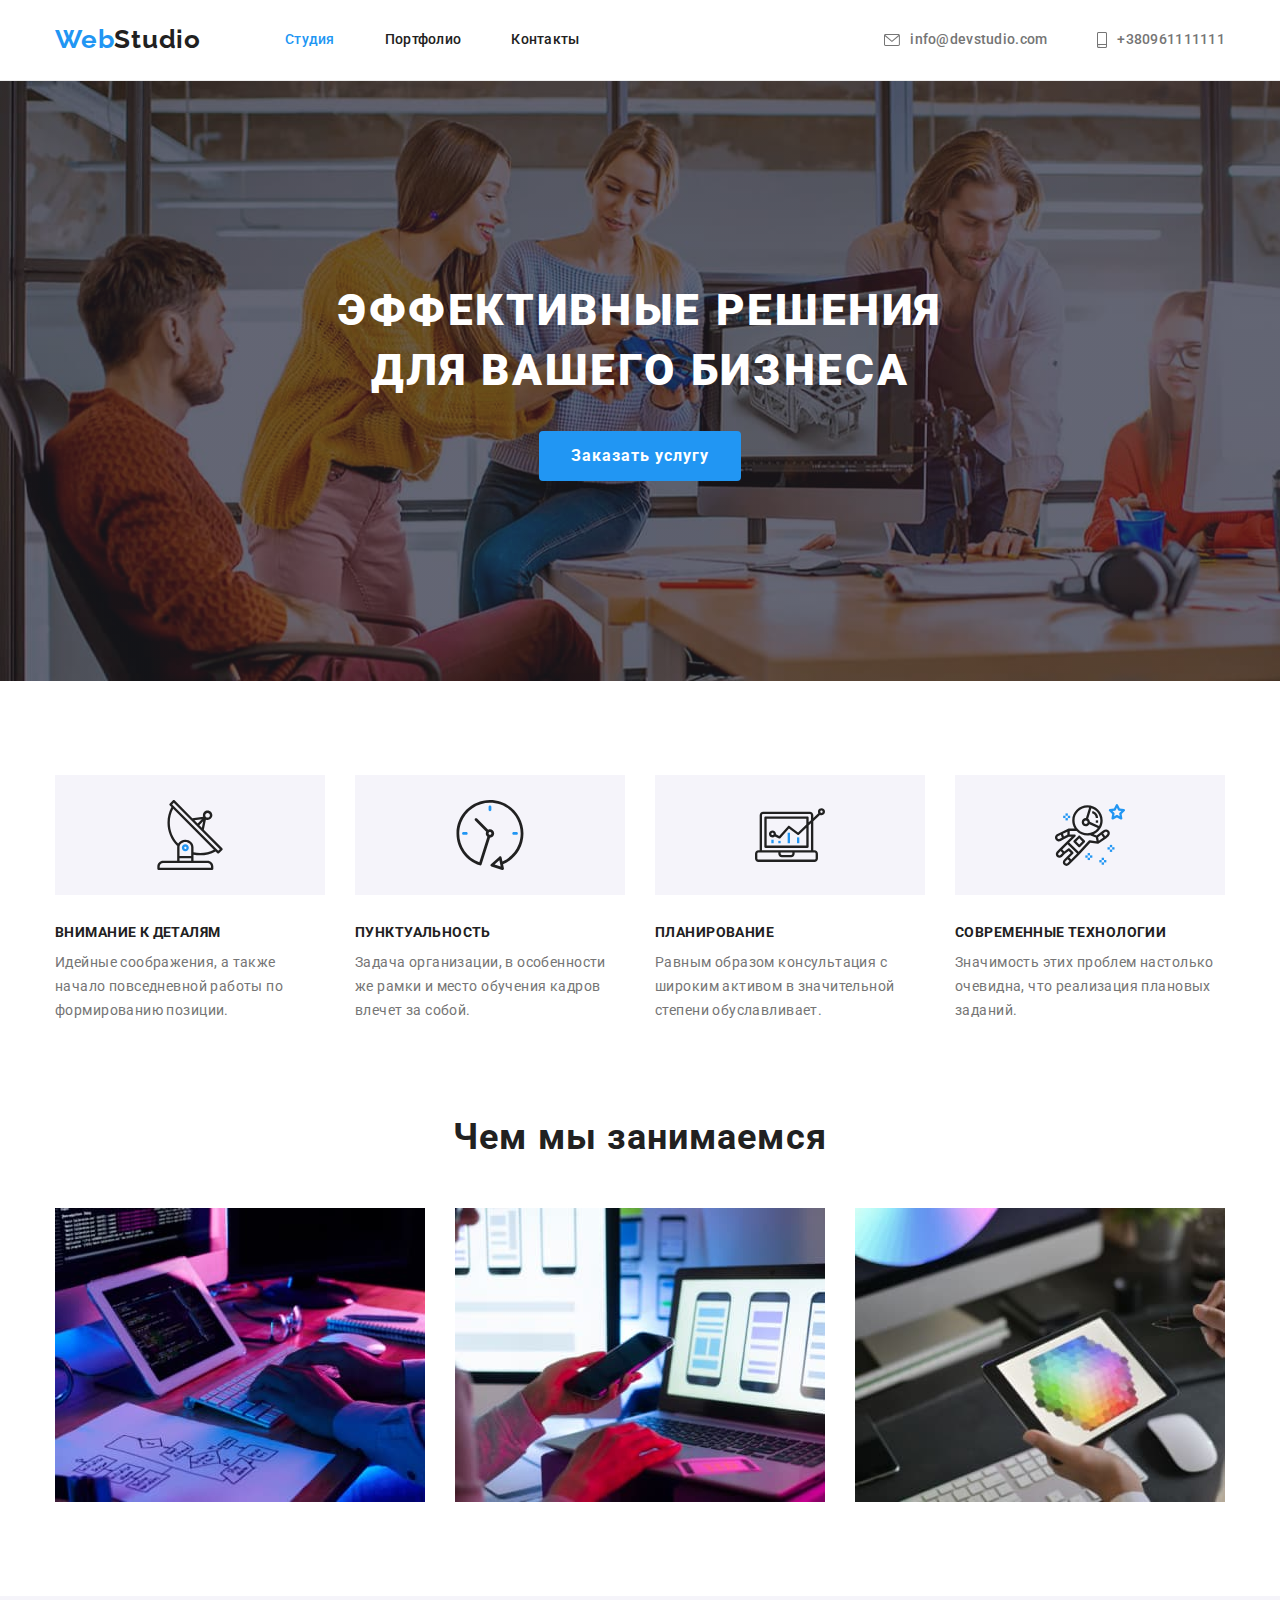
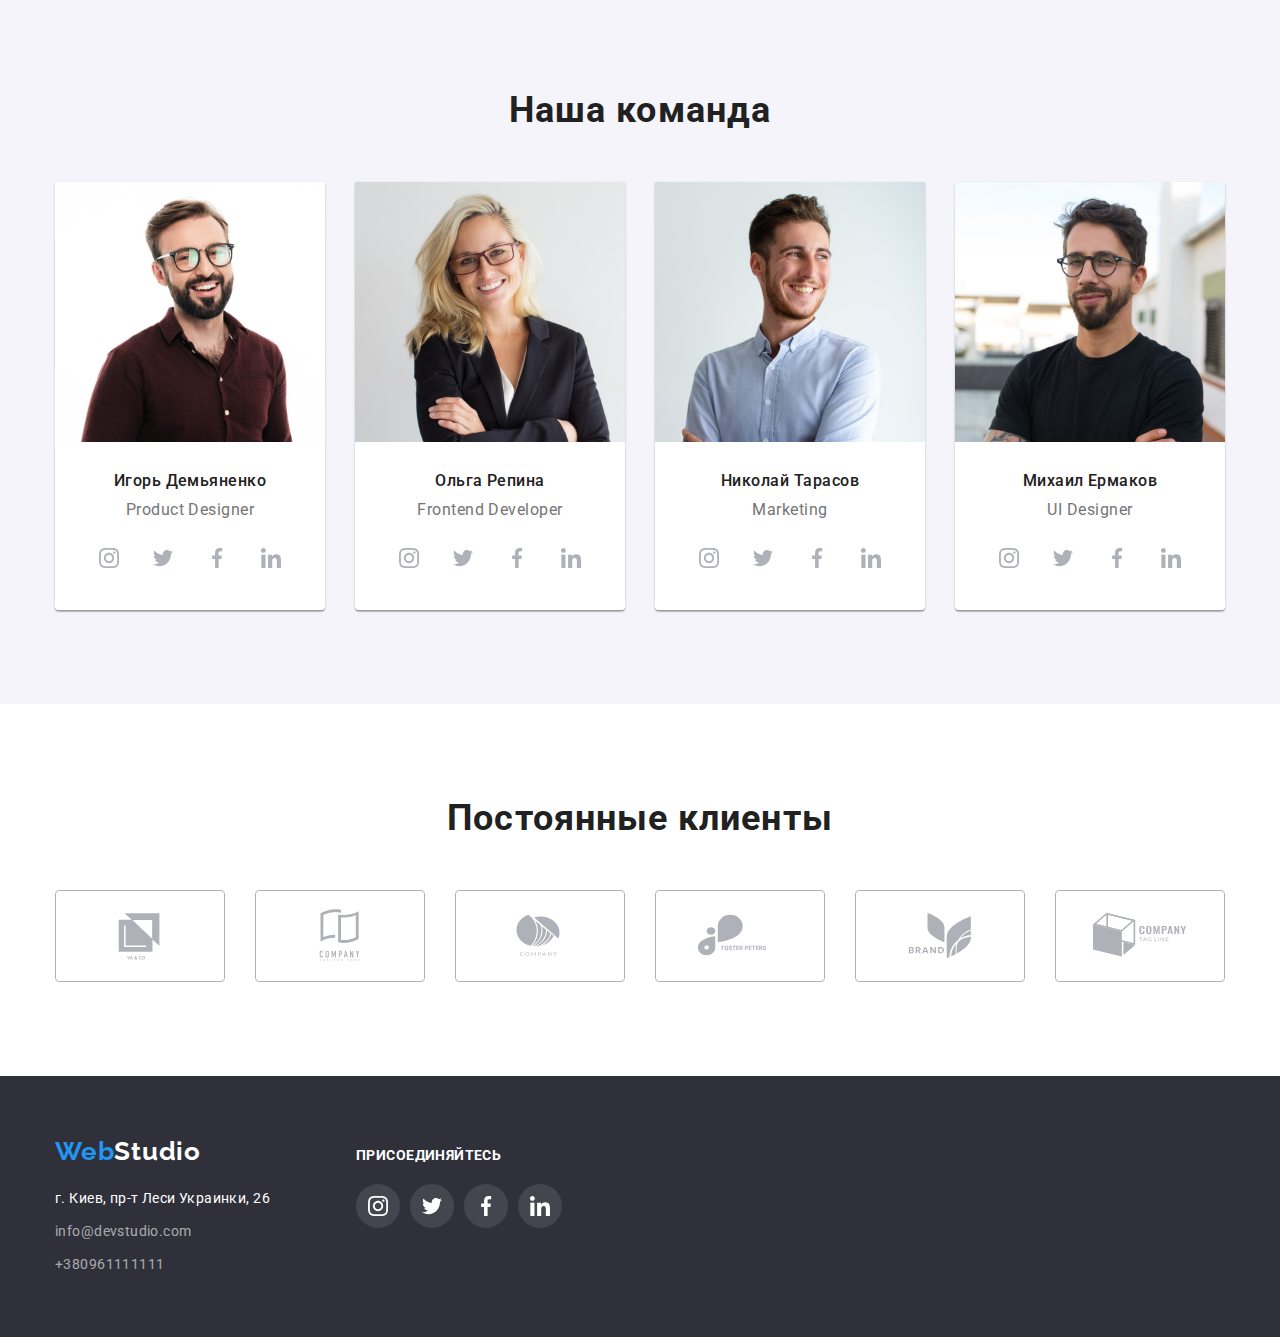
<file: index.html>
<!DOCTYPE html>
<html lang="ru">
  <head>
    <meta charset="UTF-8" />
    <meta http-equiv="X-UA-Compatible" content="IE=edge" />
    <meta name="viewport" content="width=device-width, initial-scale=1.0" />
    <title>WebStudio</title>
    <link rel="preconnect" href="https://fonts.googleapis.com" />
    <link rel="preconnect" href="https://fonts.gstatic.com" crossorigin />
    <link
      href="https://fonts.googleapis.com/css2?family=Raleway:wght@700&family=Roboto:wght@400;500;700;900&display=swap"
      rel="stylesheet"
    />
    <link
      rel="stylesheet"
      href="https://cdnjs.cloudflare.com/ajax/libs/modern-normalize/1.1.0/modern-normalize.css"
      integrity="sha512-Y0MM+V6ymRKN2zStTqzQ227DWhhp4Mzdo6gnlRnuaNCbc+YN/ZH0sBCLTM4M0oSy9c9VKiCvd4Jk44aCLrNS5Q=="
      crossorigin="anonymous"
      referrerpolicy="no-referrer"
    />
    <link rel="stylesheet" href="./css/style.css" />
  </head>
  <body>
    <header>
      <div class="container line">
        <nav class="main-nav">
          <a href="index.html" class="logo">
            <span class="logo-style">Web</span><span class="logo-item">Studio</span></a
          >
          <ul class="site-nav">
            <li><a href="/" class="link current">Студия</a></li>
            <li><a href="./portfolio.html">Портфолио</a></li>
            <li><a href="/">Контакты</a></li>
          </ul>
        </nav>
        <ul class="contakt">
          <li>
            <a href="mailto:info@devstudio.com" class="link list"
              ><svg class="icon-mail" width="16" height="12">
                <use href="./icons/symbol-defs.svg#icon-envelope"></use></svg>info@devstudio.com</a>
          </li>
          <li>
            <a href="tel:+380961111111" class="list"
              ><svg class="icon-tel" width="10" height="16">
                <use href="./icons/symbol-defs.svg#icon-smartphone"></use></svg>+380961111111</a>
          </li>
        </ul>
      </div>
    </header>
    <main>
      <section class="hero">
        <div class="container">
          <h1 class="hero-title">ЭФФЕКТИВНЫЕ РЕШЕНИЯ ДЛЯ ВАШЕГО БИЗНЕСА</h1>
          <button type="button" class="btn">Заказать услугу</button>
        </div>
      </section>
      <section class="sections details">
        <div class="container">
          <h2 hidden>Особенности</h2>
          <ul class="holder">
            <li class="icon-item">
              <div class="holder-icon">
                <svg class="details-icon" width="70" height="70">
                  <use href="./icons/symbol-defs.svg#icon-antenna1"></use>
                </svg>
              </div>
              <h3 class="details-title">Внимание к деталям</h3>
              Идейные соображения, а также начало повседневной работы по формированию позиции.
            </li>
            <li class="icon-item">
              <div class="holder-icon">
                <svg class="details-icon" width="70" height="70">
                  <use href="./icons/symbol-defs.svg#icon-clock1"></use>
                </svg>
              </div>
              <h3 class="details-title">Пунктуальность</h3>
              Задача организации, в особенности же рамки и место обучения кадров влечет за собой.
            </li>
            <li class="icon-item">
              <div class="holder-icon">
                <svg class="details-icon" width="70" height="70">
                  <use href="./icons/symbol-defs.svg#icon-diagram1"></use>
                </svg>
              </div>
              <h3 class="details-title">Планирование</h3>
              Равным образом консультация с широким активом в значительной степени обуславливает.
            </li>
            <li class="icon-item">
              <div class="holder-icon">
                <svg class="details-icon" width="70" height="70">
                  <use href="./icons/symbol-defs.svg#icon-astronaut1"></use>
                </svg>
              </div>
              <h3 class="details-title">Современные технологии</h3>
              Значимость этих проблем настолько очевидна, что реализация плановых заданий.
            </li>
          </ul>
        </div>
      </section>
      <section class="sections about">
        <div class="container">
          <h2 class="about-title">Чем мы занимаемся</h2>
          <ul class="about-item">
            <li>
              <img src="./images/img1.jpg" alt="Разработка ПО" width="370" height="294" />
            </li>
            <li>
              <img
                src="./images/img2.jpg"
                alt="Поддержка мобильных приложений"
                width="370"
                height="294"
              />
            </li>
            <li><img src="./images/img3.jpg" alt="Дизайн" width="370" height="294" /></li>
          </ul>
        </div>
      </section>
      <section class="sections team">
        <div class="container team-cont">
          <h2 class="team-title">Наша команда</h2>
          <ul class="team-item">
            <li class="team-master">
              <img src="./images/foto1.jpg" alt="Игорь Демьяненко" width="270" height="260" />
              <div class="border">
                <h3 class="team-person">Игорь Демьяненко</h3>
                <p lang="en">Product Designer</p>
                <ul class="masters-soc-list list">
                  <li class="masters-soc-item">
                    <a href="" class="masters-soc-link">
                      <svg class="masters-soc-icon" width="20" height="20">
                        <use href="./icons/symbol-defs.svg#icon-instagram"></use></svg></a>
                  </li>
                  <li class="masters-soc-item">
                    <a href="" class="masters-soc-link">
                      <svg class="masters-soc-icon" width="20" height="20">
                        <use href="./icons/symbol-defs.svg#icon-twitter"></use></svg></a>
                  </li>
                  <li class="masters-soc-item">
                    <a href="" class="masters-soc-link">
                      <svg class="masters-soc-icon" width="20" height="20">
                        <use href="./icons/symbol-defs.svg#icon-facebook"></use></svg></a>
                  </li>
                  <li class="masters-soc-item">
                    <a href="" class="masters-soc-link">
                      <svg class="masters-soc-icon" width="20" height="20">
                        <use href="./icons/symbol-defs.svg#icon-linkedin"></use></svg></a>
                  </li>
                </ul>
              </div>
            </li>

            <li class="team-master">
              <img src="./images/foto2.jpg" alt="Ольга Репина" width="270" height="260" />
              <div class="border">
                <h3 class="team-person">Ольга Репина</h3>
                <p lang="en">Frontend Developer</p>
                <ul class="masters-soc-list list">
                  <li class="masters-soc-item">
                    <a href="./" class="masters-soc-link">
                      <svg class="masters-soc-icon" width="20" height="20">
                        <use href="./icons/symbol-defs.svg#icon-instagram"></use></svg></a>
                  </li>
                  <li class="masters-soc-item">
                    <a href="./" class="masters-soc-link">
                      <svg class="masters-soc-icon" width="20" height="20">
                        <use href="./icons/symbol-defs.svg#icon-twitter"></use></svg></a>
                  </li>
                  <li class="masters-soc-item">
                    <a href="./" class="masters-soc-link">
                      <svg class="masters-soc-icon" width="20" height="20">
                        <use href="./icons/symbol-defs.svg#icon-facebook"></use></svg></a>
                  </li>
                  <li class="masters-soc-item">
                    <a href="./" class="masters-soc-link">
                      <svg class="masters-soc-icon" width="20" height="20">
                        <use href="./icons/symbol-defs.svg#icon-linkedin"></use></svg></a>
                  </li>
                </ul>
              </div>
            </li>
            <li class="team-master">
              <img src="./images/foto3.jpg" alt="Николай Тарасов" width="270" height="260" />
              <div class="border">
                <h3 class="team-person">Николай Тарасов</h3>
                <p lang="en">Marketing</p>
                <ul class="masters-soc-list list">
                  <li class="masters-soc-item">
                    <a href="./" class="masters-soc-link">
                      <svg class="masters-soc-icon" width="20" height="20">
                        <use href="./icons/symbol-defs.svg#icon-instagram"></use></svg></a>
                  </li>
                  <li class="masters-soc-item">
                    <a href="./" class="masters-soc-link">
                      <svg class="masters-soc-icon" width="20" height="20">
                        <use href="./icons/symbol-defs.svg#icon-twitter"></use></svg></a>
                  </li>
                  <li class="masters-soc-item">
                    <a href="./" class="masters-soc-link">
                      <svg class="masters-soc-icon" width="20" height="20">
                        <use href="./icons/symbol-defs.svg#icon-facebook"></use></svg></a>
                  </li>
                  <li class="masters-soc-item">
                    <a href="./" class="masters-soc-link">
                      <svg class="masters-soc-icon" width="20" height="20">
                        <use href="./icons/symbol-defs.svg#icon-linkedin"></use></svg></a>
                  </li>
                </ul>
              </div>
            </li>
            <li class="team-master">
              <img src="./images/foto4.jpg" alt="Михаил Ермаков" width="270" height="260" />
              <div class="border">
                <h3 class="team-person">Михаил Ермаков</h3>
                <p lang="en">UI Designer</p>
                <ul class="masters-soc-list list">
                  <li class="masters-soc-item">
                    <a href="./" class="masters-soc-link">
                      <svg class="masters-soc-icon" width="20" height="20">
                        <use href="./icons/symbol-defs.svg#icon-instagram"></use></svg></a>
                  </li>
                  <li class="masters-soc-item">
                    <a href="./" class="masters-soc-link">
                      <svg class="masters-soc-icon" width="20" height="20">
                        <use href="./icons/symbol-defs.svg#icon-twitter"></use></svg></a>
                  </li>
                  <li class="masters-soc-item">
                    <a href="./" class="masters-soc-link">
                      <svg class="masters-soc-icon" width="20" height="20">
                        <use href="./icons/symbol-defs.svg#icon-facebook"></use></svg></a>
                  </li>
                  <li class="masters-soc-item">
                    <a href="./" class="masters-soc-link">
                      <svg class="masters-soc-icon" width="20" height="20">
                        <use href="./icons/symbol-defs.svg#icon-linkedin"></use></svg></a>
                  </li>
                </ul>
              </div>
            </li>
          </ul>
        </div>
      </section>
      <section class="sections clients">
        <div class="container">
          <h2 class="clients-title">Постоянные клиенты</h2>
          <ul class="clients-item">
            <li class="client-item-list">
              <a href="" class="clients-style"
                ><svg class="client-item-icon" width="106" height="60">
                  <use href="./icons/symbol-defs.svg#icon-Logo1"></use></svg></a>
            </li>
            <li class="client-item-list">
              <a href="" class="clients-style"
                ><svg class="client-item-icon" width="106" height="60">
                  <use href="./icons/symbol-defs.svg#icon-Logo2"></use></svg></a>
            </li>
            <li class="client-item-list">
              <a href="" class="clients-style"
                ><svg class="client-item-icon" width="106" height="60">
                  <use href="./icons/symbol-defs.svg#icon-Logo3"></use></svg></a>
            </li>
            <li class="client-item-list">
              <a href="" class="clients-style"
                ><svg class="client-item-icon" width="106" height="60">
                  <use href="./icons/symbol-defs.svg#icon-Logo4"></use></svg></a>
            </li>
            <li class="client-item-list">
              <a href="" class="clients-style"
                ><svg class="client-item-icon" width="106" height="60">
                  <use href="./icons/symbol-defs.svg#icon-Logo5"></use></svg></a>
            </li>
            <li class="client-item-list">
              <a href="" class="clients-style"
                ><svg class="client-item-icon" width="106" height="60">
                  <use href="./icons/symbol-defs.svg#icon-Logo6"></use></svg></a>
            </li>
          </ul>
        </div>
      </section>
    </main>
    <footer class="common-footer">
      <div class="container footer-cont">
        <div class="bg">
          <a href="index.html" class="logo-footer">
            <span class="logo-style">Web</span><span class="foot-logo">Studio</span></a
          >
          <address class="footer-adres">
            <ul>
              <li><a href="" target="_blank" class="foot">г. Киев, пр-т Леси Украинки, 26</a></li>
              <li><a href="mailto:info@devstudio.com" class="mail">info@devstudio.com</a></li>
              <li><a href="tel:+380961111111" class="tel">+380961111111</a></li>
            </ul>
          </address>
        </div>
        <div class="social">
          <p class="social-text">Присоединяйтесь</p>
          <ul class="social-link">
            <li class="social-link-list">
              <a href="" class="soc-link-icon"
                ><svg class="social-icon" width="20" height="20">
                  <use href="./icons/symbol-defs.svg#icon-instagram"></use></svg></a>
            </li>
            <li class="social-link-list">
              <a href="" class="soc-link-icon"
                ><svg class="social-icon" width="20" height="20">
                  <use href="./icons/symbol-defs.svg#icon-twitter"></use></svg></a>
            </li>
            <li class="social-link-list">
              <a href="" class="soc-link-icon"
                ><svg class="social-icon" width="20" height="20">
                  <use href="./icons/symbol-defs.svg#icon-facebook"></use></svg></a>
            </li>
            <li class="social-link-list">
              <a href="" class="soc-link-icon"
                ><svg class="social-icon" width="20" height="20">
                  <use href="./icons/symbol-defs.svg#icon-linkedin"></use></svg></a>
            </li>
          </ul>
        </div>
      </div>
    </footer>
  </body>
</html>
</file>
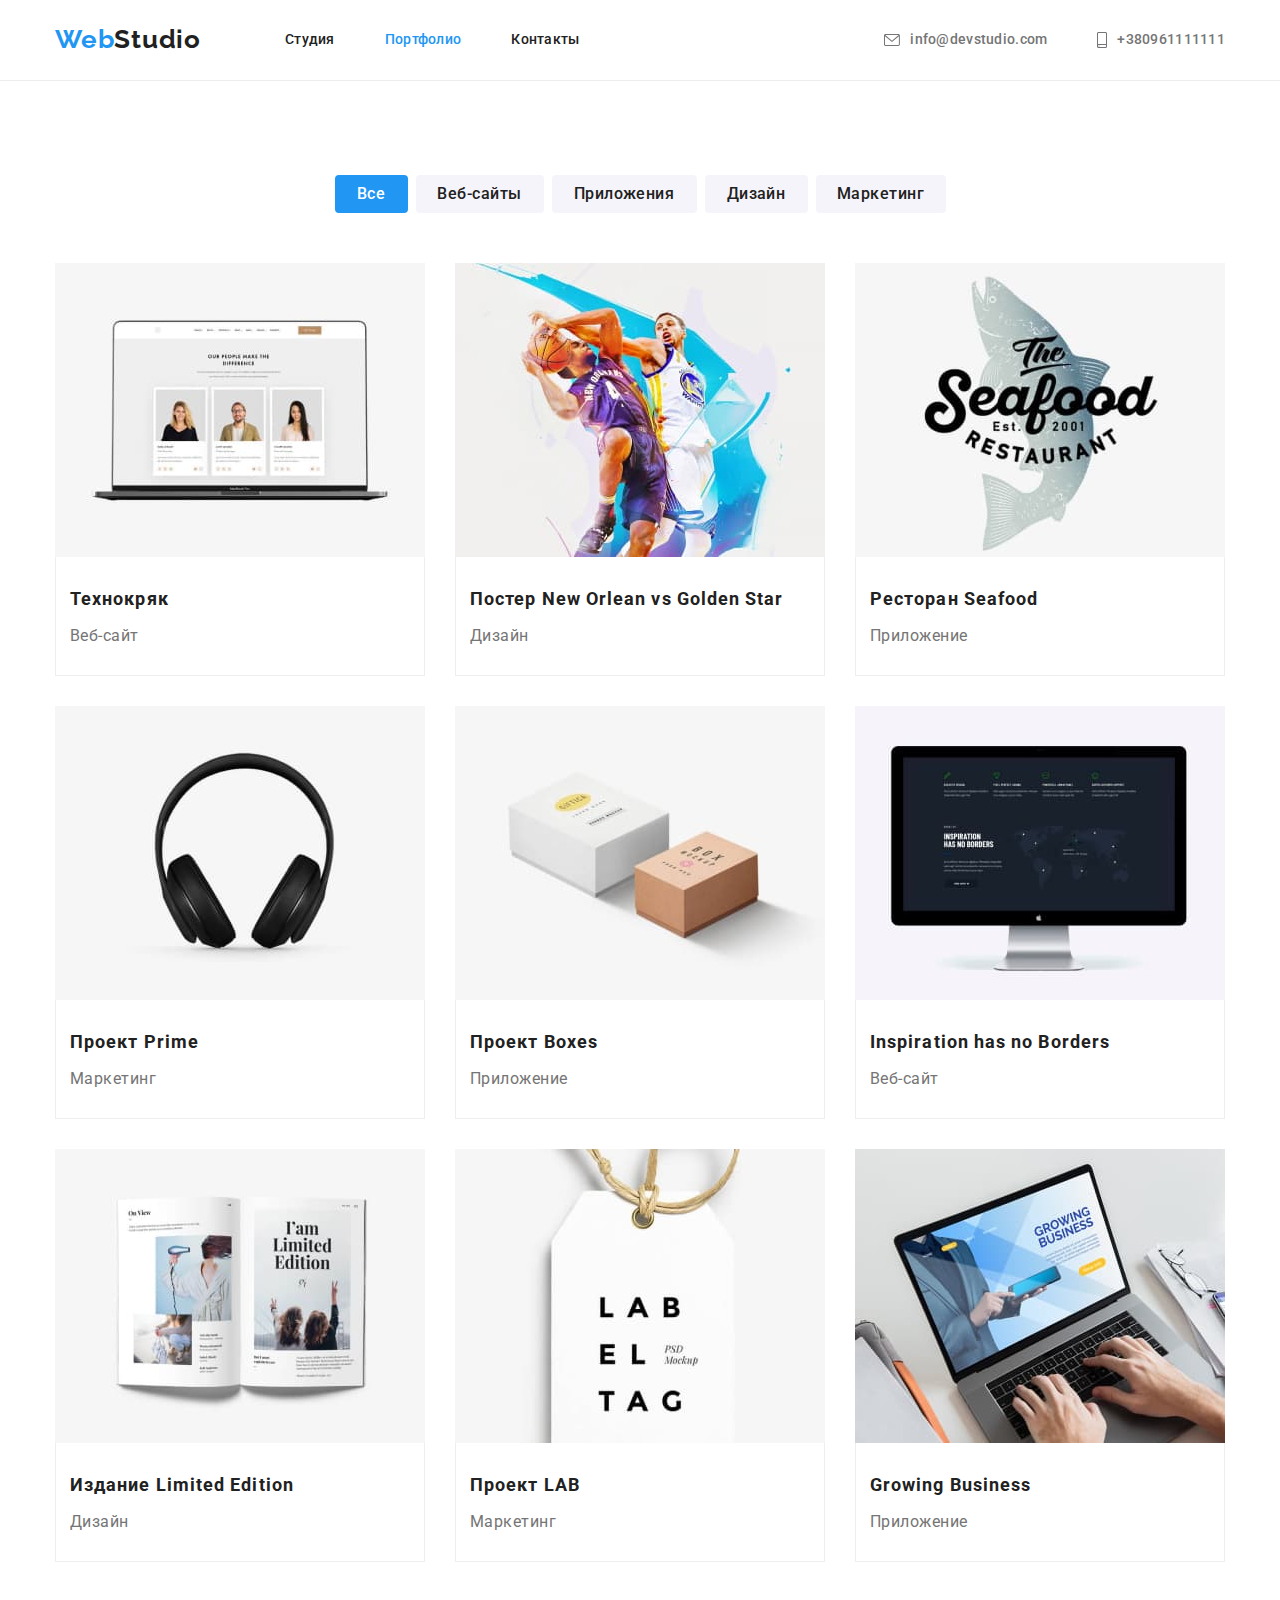
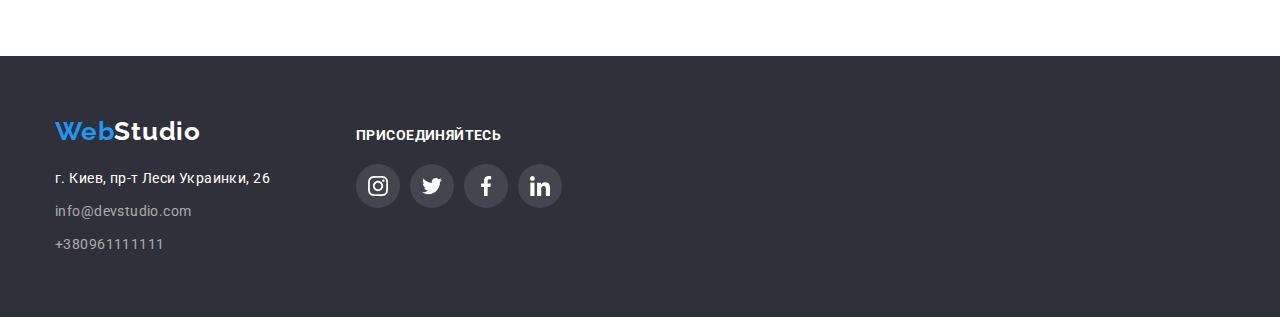
<file: portfolio.html>
<!DOCTYPE html>
<html lang="ru">
  <head>
    <meta charset="UTF-8" />
    <meta http-equiv="X-UA-Compatible" content="IE=edge" />
    <meta name="viewport" content="width=device-width, initial-scale=1.0" />
    <title>Portfolio</title>
    <link rel="preconnect" href="https://fonts.googleapis.com" />
    <link rel="preconect" href="https://fonts.gstatic.com" crossorigin />
    <link
      href="https://fonts.googleapis.com/css2?family=Raleway:wght@700&family=Roboto:wght@400;500;700;900&display=swap"
      rel="stylesheet"
    />
    <link
      rel="stylesheet"
      href="https://cdnjs.cloudflare.com/ajax/libs/modern-normalize/1.1.0/modern-normalize.css"
      integrity="sha512-Y0MM+V6ymRKN2zStTqzQ227DWhhp4Mzdo6gnlRnuaNCbc+YN/ZH0sBCLTM4M0oSy9c9VKiCvd4Jk44aCLrNS5Q=="
      crossorigin="anonymous"
      referrerpolicy="no-referrer"
    />
    <link rel="stylesheet" href="./css/style.css" />
  </head>
  <body>
    <header>
      <div class="container line">
        <nav class="main-nav">
          <a href="index.html" class="logo">
            <span class="logo-style">Web</span><span class="logo-item">Studio</span></a
          >
          <ul class="site-nav">
            <li><a href="./index.html">Студия</a></li>
            <li><a href="./portfolio.html" class="link current">Портфолио</a></li>
            <li><a href="/">Контакты</a></li>
          </ul>
        </nav>
        <ul class="contakt">
          <li>
            <a href="mailto:info@devstudio.com" class="link-portf"
              ><svg class="icon-mail" width="16" height="12">
                <use href="./icons/symbol-defs.svg#icon-envelope"></use></svg>info@devstudio.com</a
            >
          </li>
          <li>
            <a href="tel:+380961111111"
              ><svg class="icon-tel" width="10" height="16">
                <use href="./icons/symbol-defs.svg#icon-smartphone"></use></svg>+380961111111</a
            >
          </li>
        </ul>
      </div>
    </header>
    <main>
      <section class="sections">
        <div class="container">
          <h1 hidden>Галерея</h1>
          <ul class="item-button">
            <li><button type="button" class="all-btn">Все</button></li>
            <li><button type="button" class="gal-btn web">Веб-сайты</button></li>
            <li><button type="button" class="gal-btn supple">Приложения</button></li>
            <li><button type="button" class="gal-btn design">Дизайн</button></li>
            <li><button type="button" class="gal-btn market">Маркетинг</button></li>
          </ul>
          <ul class="elements">
            <li>
              <a href="./" class="elements-link"><img src="./img-portfolio/people.jpg" alt="люди" width="370" height="294" />
                <div class="element-border">
                  <h2 class="element-title">Технокряк</h2>
                  <p class="text">Веб-сайт</p>
                </div>
              </a>
            </li>
            <li>
              <a href="./" class="elements-link"><img src="./img-portfolio/basketball.jpg" alt="баскет" width="370" height="294" />
                <div class="element-border">
                  <h2 class="element-title">
                    Постер <span lang="en">New Orlean vs Golden Star</span>
                  </h2>
                  <p class="text">Дизайн</p>
                </div>
              </a>
            </li>
            <li>
              <a href="./" class="elements-link"><img src="./img-portfolio/seafood.jpg" alt="ресторан" width="370" height="294" />
                <div class="element-border">
                  <h2 class="element-title">Ресторан <span lang="en">Seafood</span></h2>
                  <p class="text">Приложение</p>
                </div>
              </a>
            </li>
            <li>
              <a href="./" class="elements-link"><img src="./img-portfolio/earphones.jpg" alt="наушники" width="370" height="294" />
                <div class="element-border">
                  <h2 class="element-title">Проект <span lang="en">Prime</span></h2>
                  <p class="text">Маркетинг</p>
                </div>
              </a>
            </li>
            <li>
              <a href="./" class="elements-link"><img src="./img-portfolio/box.jpg" alt="коробки" width="370" height="294" />
                <div class="element-border">
                  <h2 class="element-title">Проект <span lang="en">Boxes</span></h2>
                  <p class="text">Приложение</p>
                </div>
              </a>
            </li>
            <li>
              <a href="./" class="elements-link"><img src="./img-portfolio/map.jpg" alt="карта" width="370" height="294" />
                <div class="element-border">
                  <h2 class="element-title" lang="en">Inspiration has no Borders</h2>
                  <p class="text">Веб-сайт</p>
                </div>
              </a>
            </li>
            <li>
              <a href="./" class="elements-link"><img src="./img-portfolio/book.jpg" alt="книга" width="370" height="294" />
                <div class="element-border">
                  <h2 class="element-title">Издание <span lang="en">Limited Edition</span></h2>
                  <p class="text">Дизайн</p>
                </div>
              </a>
            </li>
            <li>
              <a href="./" class="elements-link"><img src="./img-portfolio/label.jpg" alt="уровень" width="370" height="294" />
                <div class="element-border">
                  <h2 class="element-title">Проект <span lang="en">LAB</span></h2>
                  <p class="text">Маркетинг</p>
                </div>
              </a>
            </li>
            <li>
              <a href="./" class="elements-link"><img src="./img-portfolio/note.jpg" alt="ноут" width="370" height="294" />
                <div class="element-border">
                  <h2 class="element-title" lang="en">Growing Business</h2>
                  <p class="text">Приложение</p>
                </div>
              </a>
            </li>
          </ul>
        </div>
      </section>
    </main>
   <footer class="common-footer">
    <div class="container footer-cont">
      <div class="bg">
        <a href="index.html" class="logo-footer">
          <span class="logo-style">Web</span><span class="foot-logo">Studio</span></a
        >
        <address class="footer-adres">
          <ul>
            <li><a href="" target="_blank" class="foot">г. Киев, пр-т Леси Украинки, 26</a></li>
            <li><a href="mailto:info@devstudio.com" class="mail">info@devstudio.com</a></li>
            <li><a href="tel:+380961111111" class="tel">+380961111111</a></li>
          </ul>
        </address>
      </div>
      <div class="social">
        <p class="social-text">ПРИСОЕДИНЯЙТЕСЬ</p>
        <ul class="social-link">
          <li class="social-link-list">
            <a href="" class="soc-link-icon"
              ><svg class="social-icon" width="20" height="20">
                <use href="./icons/symbol-defs.svg#icon-instagram"></use></svg></a>
          </li>
          <li class="social-link-list">
            <a href="" class="soc-link-icon"
              ><svg class="social-icon" width="20" height="20">
                <use href="./icons/symbol-defs.svg#icon-twitter"></use></svg></a>
          </li>
          <li class="social-link-list">
            <a href="" class="soc-link-icon"
              ><svg class="social-icon" width="20" height="20">
                <use href="./icons/symbol-defs.svg#icon-facebook"></use></svg></a>
          </li>
          <li class="social-link-list">
            <a href="" class="soc-link-icon"
              ><svg class="social-icon" width="20" height="20">
                <use href="./icons/symbol-defs.svg#icon-linkedin"></use></svg></a>
          </li>
        </ul>
      </div>
    </div>
   </footer>
  </body>
</html>
</file>
<file: css/style.css>
:root {
  --title-text-color: #212121;
  --common-text-color: #757575;
  --accent-color: #2196f3;
  --white-color: #ffffff;
  --main-color: #e5e5e5;
  --home-color: #2f303a;
  --contakt-color: #757575;
  --fon-color: #f5f4fa;
  --icon-color: #AFB1B8;
  --card-set-gap: 30px;
}

body {
  font-size: 14px;
  font-family: 'Roboto', sans-serif;
  color: var(--common-text-color);
  letter-spacing: 0.03em;
  background: var(--white-color);
}

/* первая линия */
header {
  border-bottom: 1px solid #ececec;
}
/*background: var(--white-color);
  color: var(--common-text-color);*/
ul {
  list-style: none;
}
.line {
  display: flex;
}

/* WebStudio */
.logo {
  margin-right: 84px;
  font-family: 'Raleway';
  font-style: normal;
  font-weight: 700;
  font-size: 26px;
  line-height: 1.2;
  letter-spacing: 0.03em;
  padding-top: 24px;
  padding-bottom: 25px;
}

.logo-style {
  color: var(--accent-color);
}

.logo-item {
  color: var(--title-text-color);
}

.foot-logo {
  color: var(--white-color);
}

.logo :hover {
  color: var(--accent-color);
}

/*nav*/

.main-nav {
  display: flex;
  align-items: center;
}

.main-nav a {
  padding-top: 24px;
  padding-bottom: 25px;
}

.site-nav,
.contakt {
  display: flex;
  font-style: normal;
  font-weight: 500;
  font-size: 14px;
  line-height: 1.14;
  letter-spacing: 0.02em;
  text-decoration: none;
}

.site-nav li:not(:last-child),
.contakt li:not(:last-child) {
  margin-right: 50px;
}

.contakt {
  display: flex;
  align-items: center;
  margin-left: auto;
  padding-top: 32px;
  padding-bottom: 32px;
}

.site-nav a.link.current {
  color: var(--accent-color);
}

.site-nav a.link:hover,
.site-nav a.link:focus {
  color: var(--accent-color);
}

.site-nav a {
  color: var(--title-text-color);
  padding-top: 32px;
  padding-bottom: 32px;
}

.site-nav a:hover,
.site-nav a:focus {
  color: var(--accent-color);
}

.contakt a {
  display: flex;
  align-items: center;
  color: var(--contakt-color);
}

.contakt a:hover,
.contakt a:focus {
  color: var(--accent-color);
}
.icon-mail,
.icon-tel {
  margin-right: 10px;
  fill: currentColor;
}

.icon-mail:hover,
.icon-tel:hover {
  fill: var(--accent-color);
}

ul {
  padding: 0;
  margin: 0;
}

.list {
  padding: 0px;
  margin: 0;
  list-style: none;
}

/* Главная */

.home {
  padding-top: 200px;
  padding-bottom: 200px;
  background: var(--home-color);
  background-image: url(../images/img-home.jpg);
  color: var(--white-color);
  text-align: center;
}
.hero {background-image: url(../images/img-home.jpg);}

.container {
  width: 1200px;
  padding-left: 15px;
  padding-right: 15px;
  margin-left: auto;
  margin-right: auto;
}
.hero {
  padding-top: 200px;
  padding-bottom: 200px;
  background: var(--home-color);
  background-image: linear-gradient(rgba(47, 48, 58, 0.4), rgba(47, 48, 58, 0.4)),
    url(../images/Img-home.jpg);
  color: var(--white-color);
  text-align: center;
  background-size: cover;
  max-width: 1600px;
  margin: 0 auto;
}

.hero-title {
  width: 696px;
  margin: 0 auto;
  color: var(--white-color);
  font-weight: 900;
  font-size: 44px;
  line-height: 1.36;
  text-align: center;
  letter-spacing: 0.06em;
  text-transform: uppercase;
}

.hero .btn {
  margin-top: var(--card-set-gap);
  background: var(--accent-color);
  color: var(--white-color);
  font-style: normal;
  font-weight: 700;
  font-size: 16px;
  line-height: 1.88;
  text-align: center;
  letter-spacing: 0.06em;
  padding-left: 32px;
  padding-right: 32px;
  padding-top: 10px;
  padding-bottom: 10px;
  border: none;
  border-radius: 4px;
}
.btn:hover,
.btn:focus {
  cursor: pointer;
}

h1,
h2,
h3,
p {
  margin: 0;
}

/* Особенности */
.sections {
  padding-top: 94px;
  padding-bottom: 94px;
}

.details {
  background: var(--white-color);
  font-family: 'Roboto';
  font-style: normal;
  font-weight: 400;
  font-size: 14px;
  line-height: 1.71;
  letter-spacing: 0.03em;
  padding-bottom: 0;
}
.details-title {
  width: 270px;
  height: 16px;
  margin-bottom: 10px;
  color: var(--title-text-color);
  font-weight: 700;
  font-size: 14px;
  line-height: 1.14;
  letter-spacing: 0.03em;
  text-transform: uppercase;
}
.holder {
  display: flex;
  flex-wrap: wrap;
}

.holder li {
  width: 270px;
  padding: 0;
}

.holder li:not(:last-child) {
  margin-right: var(--card-set-gap);
}

.holder-icon {
  width: 270px;
  height: 120px;
  background: var(--fon-color);
  margin-bottom: var(--card-set-gap);
  display: flex;
  justify-content: center;
  align-items: center;
}

.details-icon {
  display: flex;
  justify-content: center;
  align-items: center;
  background-repeat: no-repeat;
}

/*.holder li::before {
  content: '';
  display: inline-block;
  width: 270px;
  height: 120px;
  background: var(--fon-color);
  margin-bottom: var(--card-set-gap);
}
.icon-item:nth-child(1):before {
  content: '';
  background-image: url('../svg/antenna.svg');
  background-position: center;
  background-size: contain;
  background-repeat: no-repeat;
  display: inline-block;
  width: 70px;
  height: 70px;
  }
.icon-item:nth-child(2):before {
  content: '';
  background-image: url('../svg/Vector.svg');
  background-position: center;
  background-size: contain;
  background-repeat: no-repeat;
  display: inline-block;
  width: 70px;
  height: 70px;
  justify-content: center;
}
.icon-item:nth-child(3):before {
  content: '';
  background-image: url('../svg/diagram.svg');
  background-position: center;
  background-size: contain;
  background-repeat: no-repeat;
  display: inline-block;
  width: 70px;
  height: 70px;
  justify-content: center;
}
.icon-item:nth-child(4):before {
  content: '';
  background-image: url('../svg/astronaut.svg');
  background-position: center;
  background-size: contain;
  background-repeat: no-repeat;
  display: inline-block;
  width: 70px;
  height: 70px;
  justify-content: center;
}*/

/* Чем мы занимаемся */

.about {
  background: var(--white-color);
}

.about-title {
  padding: 0;
  margin-left: auto;
  margin-right: auto;
  margin-bottom: 50px;
  color: var(--title-text-color);
  font-weight: 700;
  font-size: 36px;
  line-height: 1.16;
  text-align: center;
  letter-spacing: 0.03em;
}
.about-item {
  display: flex;
  flex-wrap: wrap;
  margin-left: auto;
  margin-right: auto;
}

.about-item li:not(:last-child) {
  margin-right: var(--card-set-gap);
}

/* Наша команда */
.team {
  padding-top: 94px;
  padding-bottom: 94px;
  background: var(--fon-color);
  font-size: 16px;
  line-height: 1.18;
  text-align: center;
  letter-spacing: 0.03em;
}

.team-title,
.clients-title {
  margin-bottom: 50px;
  margin-left: auto;
  margin-right: auto;
  color: var(--title-text-color);
  font-weight: 700;
  font-size: 36px;
  line-height: 1.16;
  text-align: center;
  letter-spacing: 0.03em;
}
.team-item {
  display: flex;
  flex-wrap: wrap;
  padding: 0;
}
.team-master {
  padding: 0px;
  box-shadow: 0px 1px 3px rgba(0, 0, 0, 0.12), 0px 1px 1px rgba(0, 0, 0, 0.14),
    0px 2px 1px rgba(0, 0, 0, 0.2);
  border-top: 0;
  border-radius: 0px 0px 4px 4px;
}
.team-master + .team-master {
  margin-left: var(--card-set-gap);
}

.team-person {
  margin-bottom: 10px;
  color: var(--title-text-color);
  font-weight: 500;
  font-size: 16px;
  line-height: 1.18;
  text-align: center;
  letter-spacing: 0.03em;
}

.border {
  background: var(--white-color);
  padding-top: var(--card-set-gap);
  padding-bottom: var(--card-set-gap);
  border-radius: 0px 0px 4px 4px;
}

.masters-soc-list {
  display: flex;
  justify-content: center;
  margin-top: 16px;
  color: var(--common-text-color);
}

.masters-soc-link {
  display: flex;
  justify-content: center;
  width: 100%;
  height: 100%;
  border-radius: 50%;
  align-items: center;
  background-color: var(--white-color);
  fill: var(--icon-color);
}
.team-cont {
  padding-left: auto;
  padding-right: auto;
}
.masters-soc-item {
  width: 44px;
  height: 44px;
}
.masters-soc-item + .masters-soc-item {
  margin-left: 10px;
}
/*.masters-soc-item:not(:last-child) {
  margin-right: 10px;}*/

.masters-soc-link:hover,
.masters-soc-link:focus {
  background-color: var(--accent-color);
  fill: var(--white-color);
}
/*.masters-soc-link:hover .masters-soc-icon {fill: var(--white-color);}*/

/*.icon-link {
  display: flex;
  justify-content: center;
  margin-top: 16px;}

.icon-link li:not(:last-child) {margin-right: 10px;}
.icon-item-master {
    width: 44px;
    height: 44px;
    border-radius: 50%;
    display: flex;
    justify-content: center;
    content: ''; 
    background-position: center;
    background-repeat: no-repeat;
    align-items: center;
    color: var(--contakt-color);
    background-color: var(--white-color);}

.masters-icon {
  fill: currentColor;
}
.icon-item-master:hover, .icon-item-master:focus {
  background-color: var(--accent-color);
  color: var(--white-color);
}

/*.icon-item-master:hover, .icon-item-master:focus {
  background-color: var(--accent-color);
}
.icon-item-master:hover .masters-icon, .icon-item-master:focus .masters-icon {
  fill: var(--white-color);*/

/*.icon-item-master + .icon-item-master {margin-left: 2px;}

/*.icon-item-master {
  content: ''; 
  background-position: center;
  background-size: contain;
  background-repeat: no-repeat;
  background-size: 20px;
  display: inline-block;
  width: 44px;
  border-radius: 50%;
  background-color: var(--white-color);
}*/

/*.icon-link li:nth-child(1) {background-image: url("../icon-soc/instagram.svg");}
.icon-link li:nth-child(2) {background-image: url("../icon-soc/twitter.svg");}
.icon-link li:nth-child(3) {background-image: url("../icon-soc/facebook.svg");}
.icon-link li:nth-child(4) {background-image: url("../icon-soc/linkedin.svg");}*/

/* Клиенты */
.clients {
  padding-top: 94px;
  padding-bottom: 94px;
  background: var(--white-color);
  font-size: 16px;
  line-height: 1.18;
  text-align: center;
  letter-spacing: 0.03em;
}
.clients-item {
  display: flex;
  flex-wrap: wrap;
  align-content: center;
  justify-content: center;
}
.clients-style {
  display: flex;
  justify-content: center;
  align-items: center;
  width: 100%;
  height: 100%;
  }

.client-item-list {
  width: 170px;
  height: 92px;
  border: 1px solid #afb1b8;
  border-radius: 4px;
  background-color: var(--white-color);
  }

.clients-item li:not(:last-child) {
  margin-right: var(--card-set-gap);
}
.client-item-icon {
  display: flex;
  align-items: center;
  background-repeat: no-repeat;
  align-items: center;
  fill: var(--icon-color);}
/*.clients-item li:hover,
.clients-item li:focus {
  border: 1px solid var(--accent-color);
  fill: var(--accent-color);
}*/

.clients-style:hover,
.clients-style:focus {border: 1px solid var(--accent-color);
  }
.clients-style:hover .client-item-icon,
.clients-style:focus .client-item-icon {fill: var(--accent-color);
}

/*.clients-item li:nth-child(1) {background-image: url("../svg/Logo1.svg");}
.clients-item li:nth-child(2) {background-image: url("../svg/Logo2.svg");}
.clients-item li:nth-child(3) {background-image: url("../svg/Logo3.svg");}
.clients-item li:nth-child(4) {background-image: url("../svg/Logo4.svg");}
.clients-item li:nth-child(5) {background-image: url("../svg/Logo5.svg");}
.clients-item li:nth-child(6) {background-image: url("../svg/Logo6.svg");}*/

/* Футер */
.common-footer {
  display: flex;
  padding-top: 60px;
  padding-bottom: 60px;
  background: var(--home-color);
}
.footer-cont {
  display: flex;
  align-items: baseline;
}

.common-footer > .container > .bg {
  display: inline-block;
  width: 231px;
}
.logo-footer {
  margin-right: 84px;
  font-family: 'Raleway';
  font-style: normal;
  font-weight: 700;
  font-size: 26px;
  line-height: 1.2;
  letter-spacing: 0.03em;
}

a {text-decoration: none;}

.footer-adres {
  margin-top: 20px;
  font-style: normal;
  font-size: 14px;
  line-height: 1.71;
  letter-spacing: 0.03em;
}
.footer-adres li {
  padding: 0;
}
.footer-adres li:not(:last-child) {
  margin-bottom: 9px;
}

.foot {
  color: var(--white-color);
}

.mail,
.tel {
  color: rgba(255, 255, 255, 0.6);
}

.common-footer a:hover,
.common-footer a:focus {
  color: var(--accent-color);
}
.social {
  width: 231px;
  height: 44px;
  margin-left: 70px;
}
.social-text {
  font-family: 'Roboto', sans-serif;
  color: var(--white-color);
  font-style: normal;
  font-weight: 700;
  font-size: 14px;
  line-height: 1.14;
  letter-spacing: 0.03em;
  text-transform: uppercase;
}
.social-link {
  display: flex;
  margin-top: 20px;
}

.social-link li:not(:last-child) {
  margin-right: 10px;
}
.social-link-list {
  display: flex;
  justify-content: center;
  align-items: center;
  width: 44px;
  height: 44px;
}

/*.social-link-list {
  background-position: center;
  background-size: contain;
  background-repeat: no-repeat;
  background-size: 20px;
  display: flex;
  justify-content: center;
  align-items: center;
  width: 44px;
  height: 44px;
}*/
.soc-link-icon {
  display: flex;
  justify-content: center;
  align-items: center;
  width: 100%;
  height: 100%;
  border-radius: 50%;
  background-color: rgba(255, 255, 255, 0.1);
  fill: var(--white-color);
}

.soc-link-icon:hover,
.soc-link-icon:focus {
  background-color: var(--accent-color);
  fill: var(--white-color);
}

/*.social-icon {
  background-position: center;
  background-size: contain;
  background-repeat: no-repeat;
  align-items: center;
  fill: var(--white-color);
}*/

/*_________________________________________*/
/* _______ Портфолио______ */
.link-portf {
  color: var(--contakt-color);
}

/* Кнопки Портфолио */
.item-button {
  display: flex;
  justify-content: center;
  margin-bottom: 50px;
}
.item-button :not(:last-child) {
  margin-right: 8px;
}

.item-button button {
  display: inline-block;
  height: 38px;
  font-family: 'Roboto';
  font-style: normal;
  font-weight: 500;
  font-size: 16px;
  line-height: 1.62;
  text-align: center;
  letter-spacing: 0.03em;
  border: none;
  border-radius: 4px;
}

.all-btn {
  width: 73px;
  background: var(--accent-color);
  color: var(--white-color);
  }

.gal-btn {
  background: var(--fon-color);
  color: var(--title-text-color);
}

.web {
  width: 128px;
}
.supple {
  width: 145px;
}
.design {
  width: 103px;
}
.market {
  width: 130px;
}

.all-btn:hover,
.all-btn:focus {
  background: var(--white-color);
  color: var(--accent-color);
  box-shadow: 0px 3px 1px rgba(0, 0, 0, 0.1), 0px 1px 2px rgba(0, 0, 0, 0.08), 0px 2px 2px rgba(0, 0, 0, 0.12);
}

.gal-btn:hover,
.gal-btn:focus {
  background: var(--accent-color);
  color: var(--white-color);
}

/* Галлерея Портфолио */
/*.gallery {
  width: 1170px;
  margin-left: auto;
  margin-right: auto;
    }*/

.elements {
  display: flex;
  flex-wrap: wrap;
  margin-bottom: -30px;
  margin-left: calc(-1 * var(--card-set-gap));
}

.elements li {
  flex-basis: calc(100% / 3 - var(--card-set-gap));
  margin-left: var(--card-set-gap);
  margin-bottom: var(--card-set-gap);
}
.elements a {display: block;}

.elements-link:hover, .elements-link:focus {
  box-shadow: 0px 1px 1px rgba(0, 0, 0, 0.12), 0px 4px 4px rgba(0, 0, 0, 0.06),
    1px 4px 6px rgba(0, 0, 0, 0.16);
}

/*.elements li {
  margin-right: var(--card-set-gap);
  margin-bottom: var(--card-set-gap);}
.elements li:nth-child(3n) {margin-right: 0px;}*/

.elements .element-title {
  color: var(--title-text-color);
  font-weight: 700;
  font-size: 18px;
  line-height: 2;
  letter-spacing: 0.06em;
}

.elements .text {
  margin-top: 4px;
  color: var(--common-text-color);
  font-size: 16px;
  line-height: 1.87;
  letter-spacing: 0.03em;
}

.elements a:hover,
.elements a:focus {
  color: var(--accent-color);
}
.element-border {
  background: var(--white-color);
  border: 1px solid #eeeeee;
  border-top: 0;
  padding-top: 24px;
  padding-bottom: 24px;
  padding-left: 14px;
  padding-right: 14px;
}

img {
  display: block;
  max-width: 100%;
  height: auto;
}
</file>
